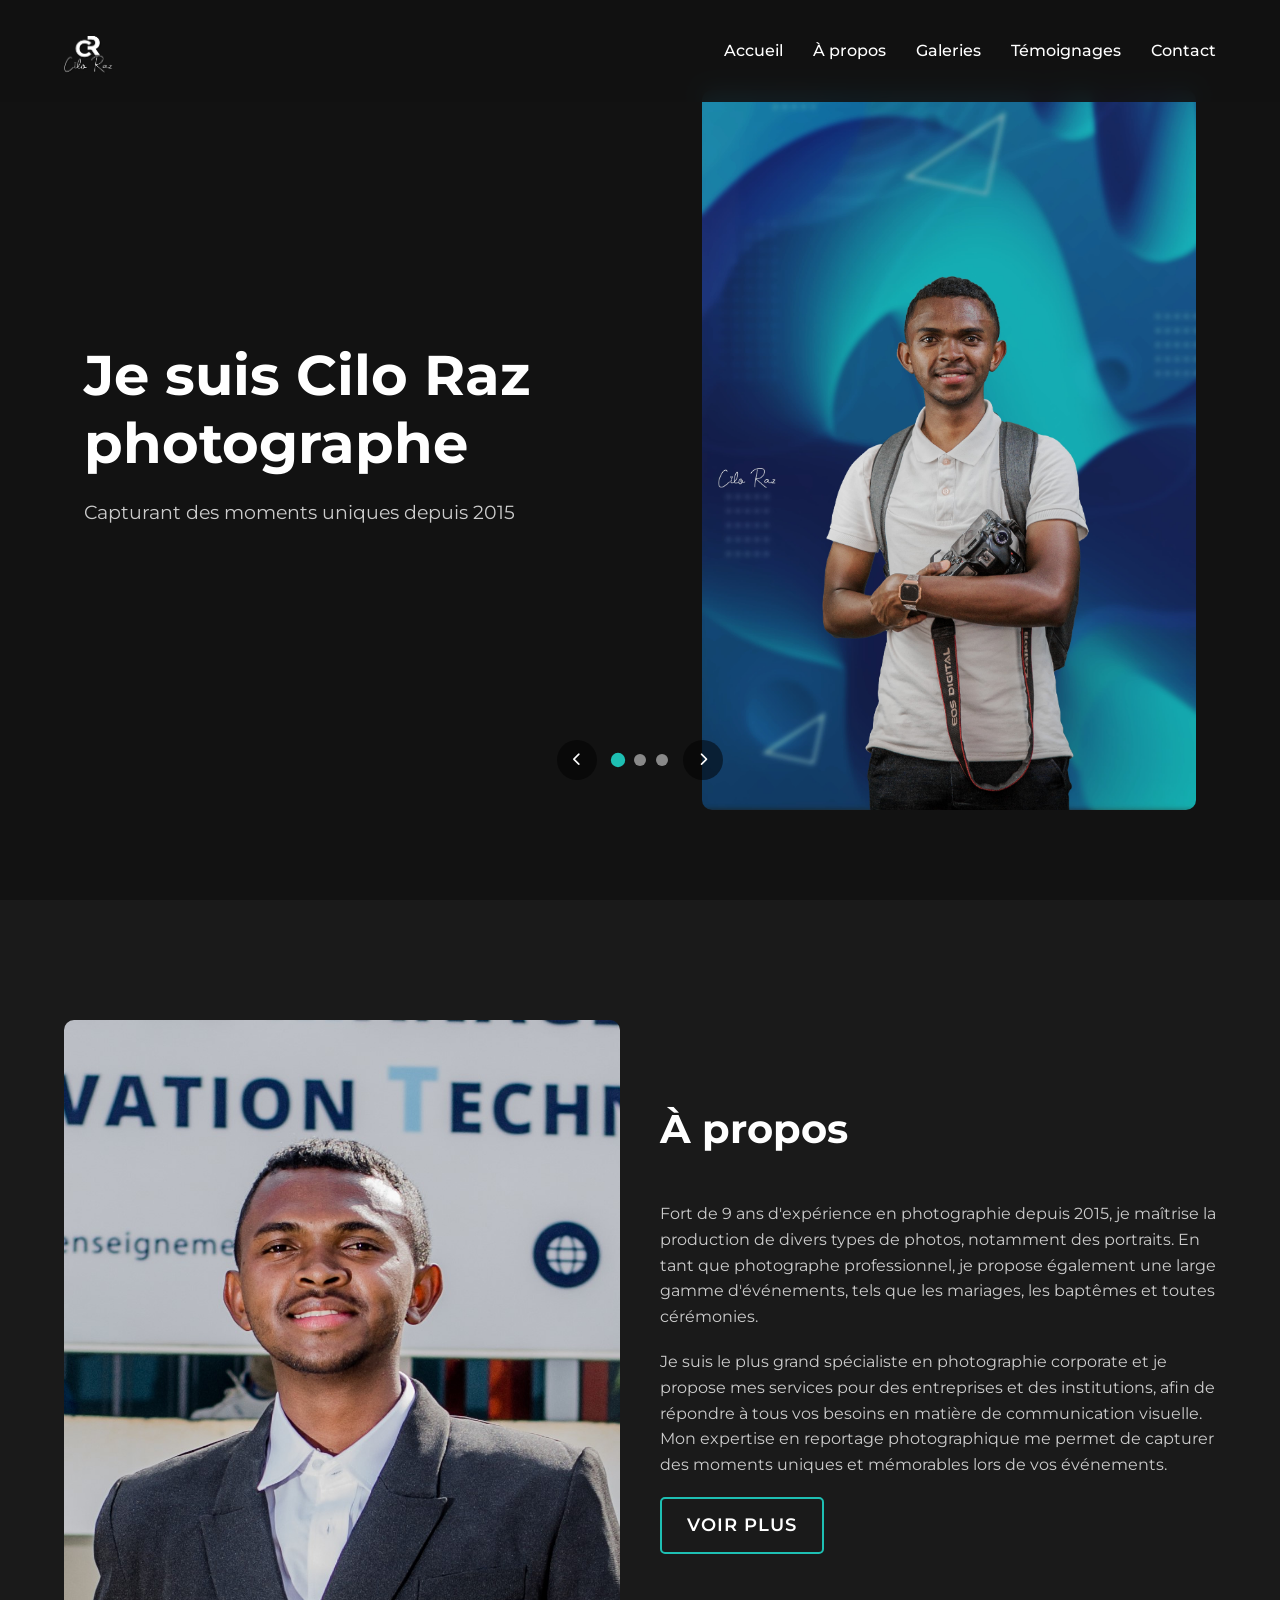
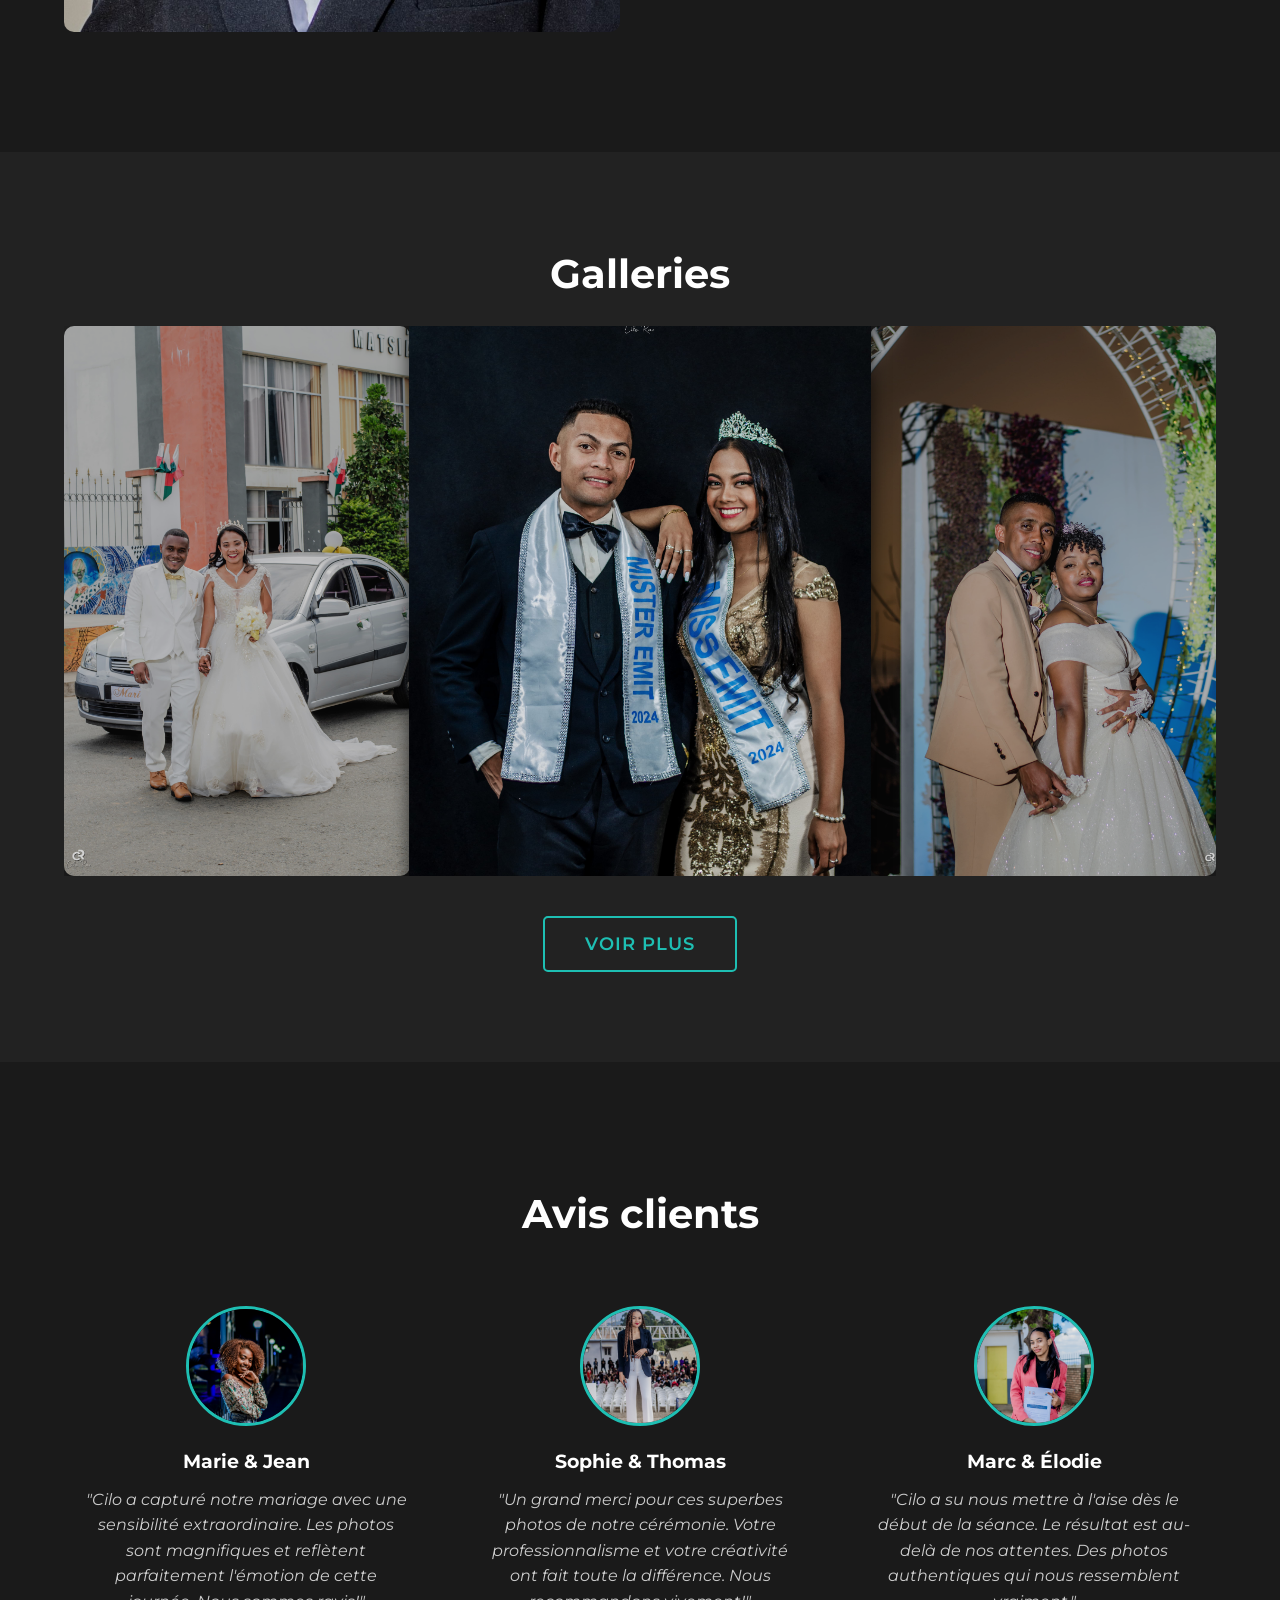
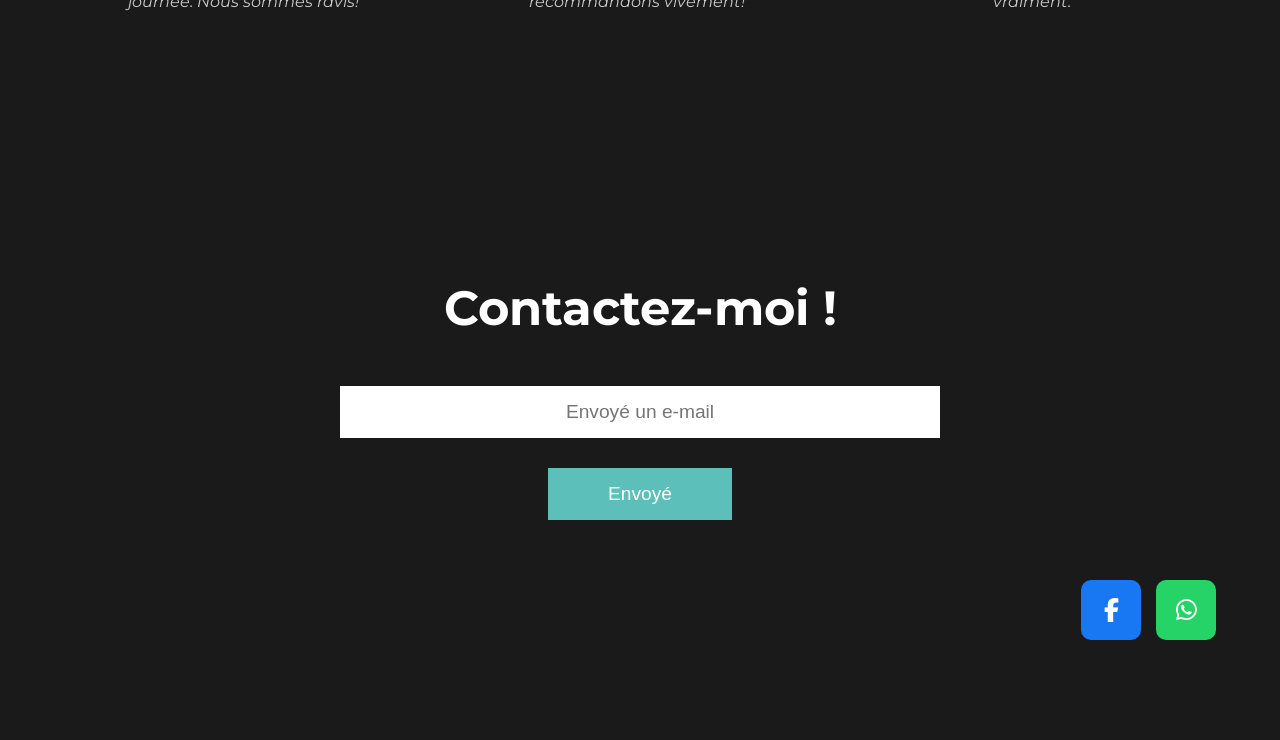
<file: index.html>
<!DOCTYPE html>
<html lang="fr">
<head>
    <meta charset="UTF-8">
    <meta name="viewport" content="width=device-width, initial-scale=1.0">
    <meta name="google-site-verification" content="hV3KEZ1m0E-1LtapTbPZrmTrpFJRwmysZhbjZ8FCpeY" />
    <title>Cilo Raz - Photographe Professionnel</title>

    <!-- On relier le code style css au HTML -->
    <link rel="stylesheet" href="styles.css">

    <!-- Utilisations des icons awesome -->
    <link rel="stylesheet" href="https://cdnjs.cloudflare.com/ajax/libs/font-awesome/6.4.0/css/all.min.css">


</head>
<body>
    <!-- Header -->
    <header>
        <div class="logo">
            <a href="#home">
                <img src="images/logo.png" width="50px">
            </a>
        </div>
        <nav>
            <ul>
                <li><a href="#home">Accueil</a></li>
                <li><a href="#about">À propos</a></li>
                <li><a href="#gallery">Galeries</a></li>
                <li><a href="#testimonials">Témoignages</a></li>
                <li><a href="#contact">Contact</a></li>
            </ul>
        </nav>
        <div class="menu-toggle">
            <i class="fas fa-bars"></i>
        </div>
    </header>

    <!-- Hero Section / Slider -->
    <section id="home" class="hero">
        <div class="slider-container">
            <div class="slider">
                <div class="slide active">
                    <div class="slide-content">
                        <div class="slide-text">
                            <h1>Je suis Cilo Raz<br>photographe</h1>
                            <p>Capturant des moments uniques depuis 2015</p>
                        </div>
                        <div class="slide-image">
                            <img src="images/accueil.jpeg" alt="Photographie de mariage">
                        </div>
                    </div>
                </div>
                <div class="slide">
                    <div class="slide-content">
                        <div class="slide-text">
                            <h1>Photographie<br>d'événements</h1>
                            <p>Mariages, cérémonies et moments spéciaux</p>
                        </div>
                        <div class="slide-image">
                            <img src="images/accueil.jpeg" alt="Photographie d'événement">
                        </div>
                    </div>
                </div>
                <div class="slide">
                    <div class="slide-content">
                        <div class="slide-text">
                            <h1>Portraits<br>professionnels</h1>
                            <p>Pour particuliers et entreprises</p>
                        </div>
                        <div class="slide-image">
                            <img src="images/accueil.jpeg" alt="Portrait professionnel">
                        </div>
                    </div>
                </div>
            </div>
            
            <div class="slider-controls">
                <button class="slider-arrow prev"><i class="fas fa-chevron-left"></i></button>
                <div class="slider-dots">
                    <span class="dot active" data-slide="0"></span>
                    <span class="dot" data-slide="1"></span>
                    <span class="dot" data-slide="2"></span>
                </div>
                <button class="slider-arrow next"><i class="fas fa-chevron-right"></i></button>
            </div>
        </div>
    </section>

    <!-- About Section -->
    <section id="about" class="about">
        <div class="container">
            <div class="about-content">
                <div class="about-image">
                    <img src="images/about.jpeg" alt="Cilo Raz en costume">
                </div>
                <div class="about-text">
                    <h2>À propos</h2>
                    <p>Fort de 9 ans d'expérience en photographie depuis 2015, je maîtrise la production de divers types de photos, notamment des portraits. En tant que photographe professionnel, je propose également une large gamme d'événements, tels que les mariages, les baptêmes et toutes cérémonies.</p>
                    <p>Je suis le plus grand spécialiste en photographie corporate et je propose mes services pour des entreprises et des institutions, afin de répondre à tous vos besoins en matière de communication visuelle. Mon expertise en reportage photographique me permet de capturer des moments uniques et mémorables lors de vos événements.</p>
                    <a href="#gallery" class="btn">Voir plus</a>
                </div>
            </div>
        </div>
    </section>

    <!-- Gallery Section -->
    <section id="gallery" class="gallery">
        <div class="container">
            <h2>Galleries</h2>
            <div class="gallery-grid">
                <div class="gallery-item">
                    <img src="images/gallery_1.jpeg">
                </div>
                <div class="gallery-item tall">
                    <img src="images/gallery_3.jpeg">
                </div>
                <div class="gallery-item">
                    <img src="images/gallery_2.jpeg">
                </div>
            </div>
            <div class="gallery-btn">
                <a href="gallery.html" class="btn">voir plus</a>
            </div>
        </div>
    </section>

    <!-- Testimonials Section -->
    <section id="testimonials" class="testimonials">
        <div class="container">
            <h2>Avis clients</h2>
            <div class="testimonials-grid">
                <div class="testimonial-item">
                    <div class="testimonial-img">
                        <img src="images/t_1.jpeg" alt="Client 1">
                    </div>
                    <div class="testimonial-content">
                        <h3>Marie & Jean</h3>
                        <p>"Cilo a capturé notre mariage avec une sensibilité extraordinaire. Les photos sont magnifiques et reflètent parfaitement l'émotion de cette journée. Nous sommes ravis!"</p>
                    </div>
                </div>
                <div class="testimonial-item">
                    <div class="testimonial-img">
                        <img src="images/t_2.jpeg" alt="Client 2">
                    </div>
                    <div class="testimonial-content">
                        <h3>Sophie & Thomas</h3>
                        <p>"Un grand merci pour ces superbes photos de notre cérémonie. Votre professionnalisme et votre créativité ont fait toute la différence. Nous recommandons vivement!"</p>
                    </div>
                </div>
                <div class="testimonial-item">
                    <div class="testimonial-img">
                        <img src="images/t_3.jpeg" alt="Client 3">
                    </div>
                    <div class="testimonial-content">
                        <h3>Marc & Élodie</h3>
                        <p>"Cilo a su nous mettre à l'aise dès le début de la séance. Le résultat est au-delà de nos attentes. Des photos authentiques qui nous ressemblent vraiment."</p>
                    </div>
                </div>
            </div>
        </div>
    </section>

    <!-- Footer / Contact Section -->
    <footer id="contact" class="footer">
        <div class="container">
            <h2 class="contact-title">Contactez-moi !</h2>
            <div class="contact-form">
                <input type="email" placeholder="Envoyé un e-mail" class="email-input">
                <button type="submit" class="submit-btn">Envoyé</button>
            </div>
            <div class="social-icons">
                <a href="https://www.facebook.com/profile.php?id=100066777286526" class="facebook-icon" target="_blank"><i class="fab fa-facebook-f"></i></a>
                <a href="tel:+261346193822" class="whatsapp-icon" ><i class="fab fa-whatsapp"></i></a>
            </div>
        </div>
    </footer>

    <!-- On relier le code script js au HTML -->
    <script src="script.js"> </script>
</body>
</html>
</file>
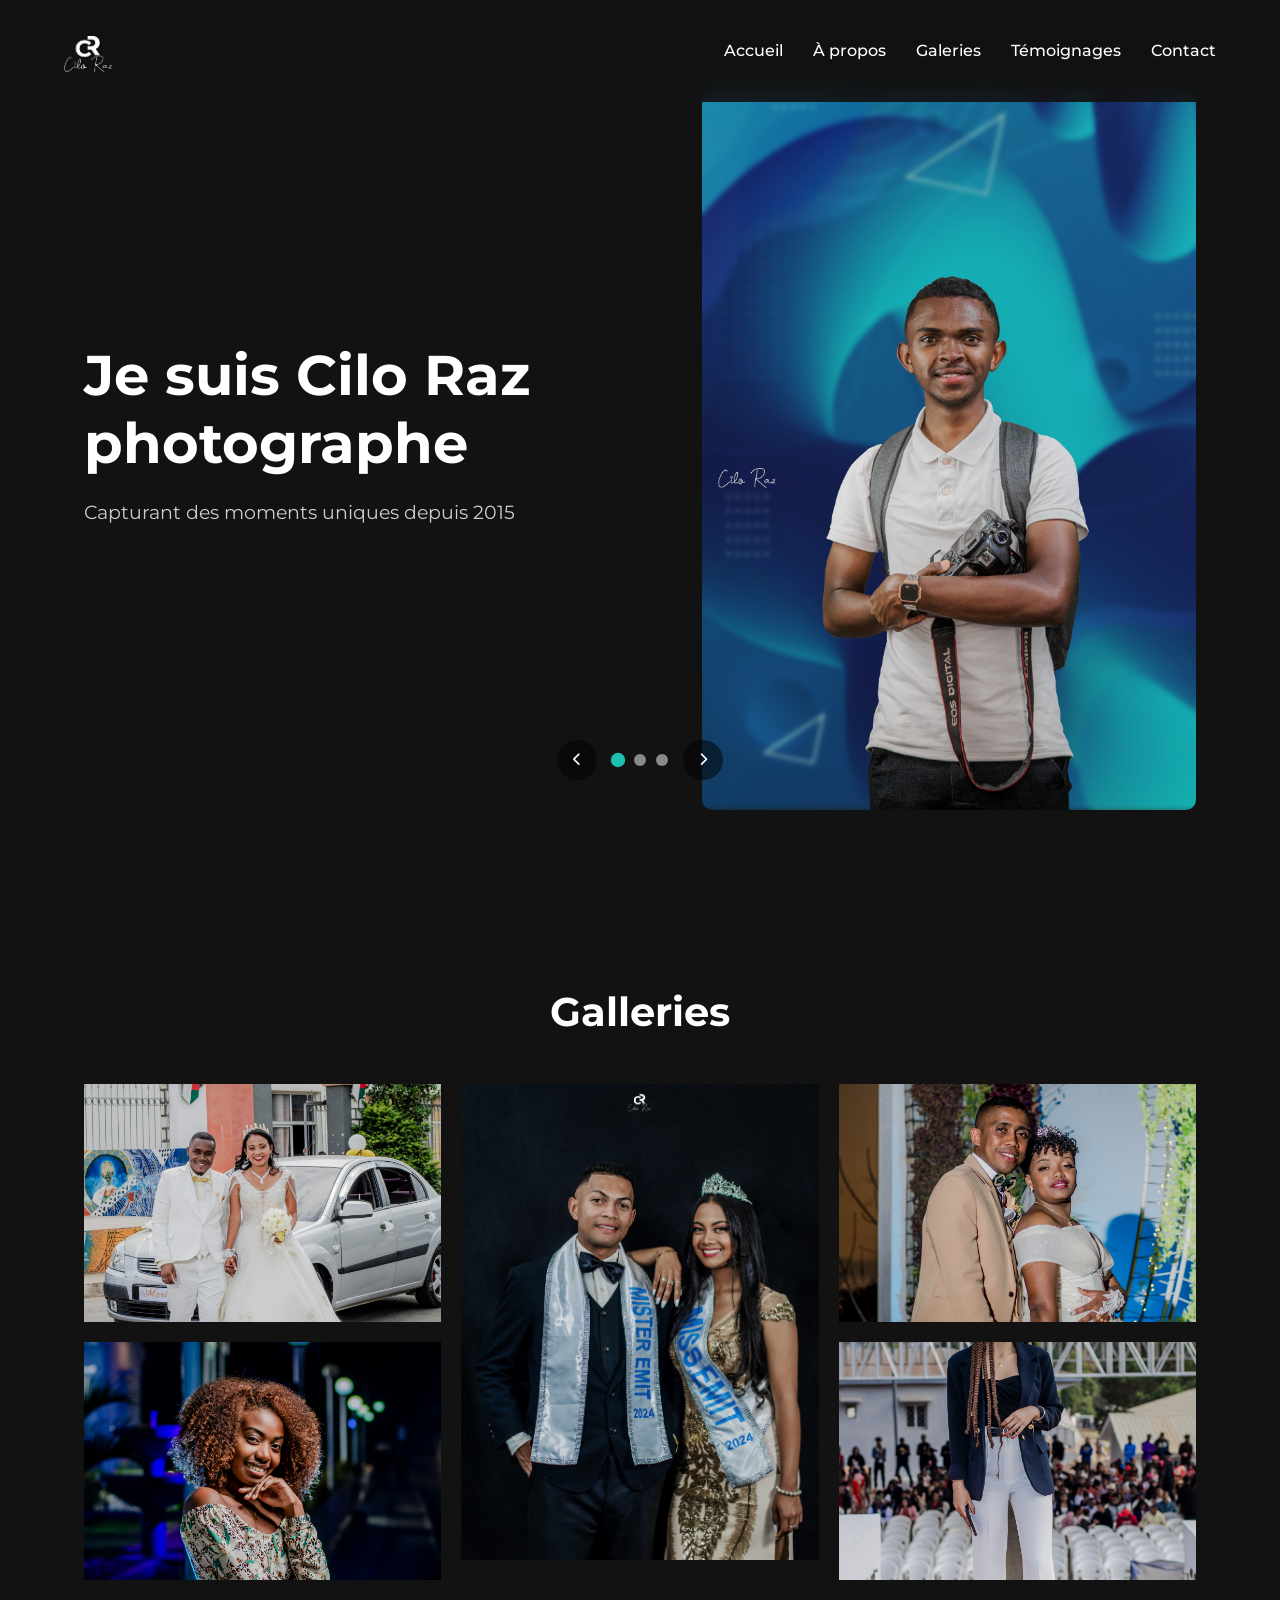
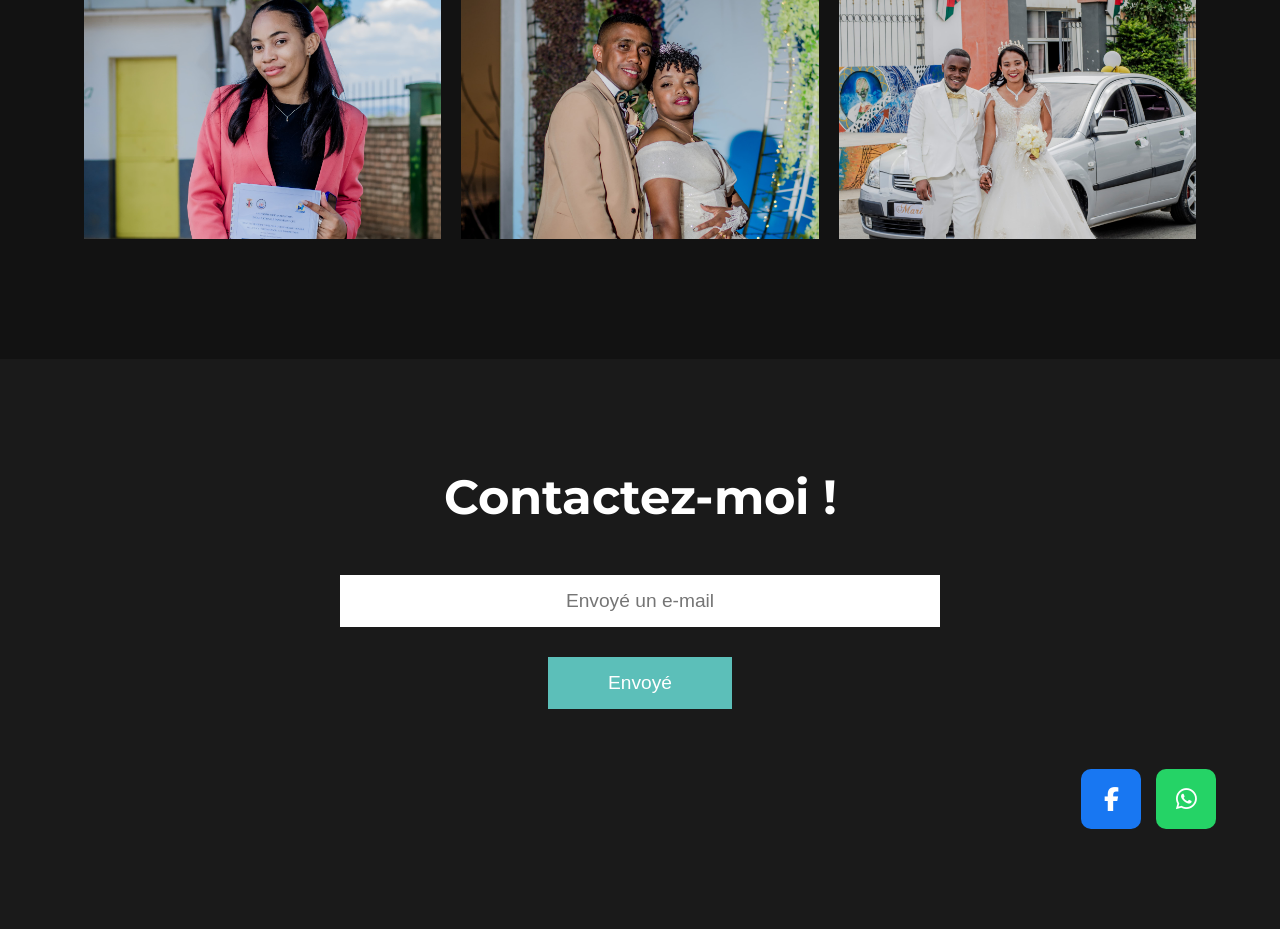
<file: gallery.html>
<!DOCTYPE html>
<html lang="fr">
<head>
    <meta charset="UTF-8">
    <meta name="viewport" content="width=device-width, initial-scale=1.0">
    <title>Cilo Raz - Photographe Professionnel</title>

    <!--  SEO    -->
    <meta name="description" content="Cilo Raz, photographe professionnel spécialisé en portrait, mariage, événementiel et photographie corporate depuis 2015. Basé à [ville/pays], disponible pour tous vos projets photo.">
    <meta name="keywords" content="photographe, portrait, mariage, événementiel, corporate, reportage, photo professionnelle, Cilo Raz, [ville]" />
    <meta name="author" content="Cilo Raz" />

    <!-- Réseaux sociaux (Open Graph / Twitter Card) -->
    <meta property="og:title" content="Cilo Raz | Photographe professionnel" />
    <meta property="og:description" content="Photographe spécialisé en portraits, mariages et corporate. Capturant l’instant depuis 2015." />
    <meta property="og:image" content="https://ciloraz.github.io/images/logo.png" width="50px" />
    <meta property="og:url" content="https://ciloraz.github.io" />

    <!--  Google search console validation    -->
    <meta name="google-site-verification" content="hV3KEZ1m0E-1LtapTbPZrmTrpFJRwmysZhbjZ8FCpeY" />
    <meta name="google-site-verification" content="De3e076884XPS6wzvF7I-sZ7bpCXXsFP_5LQtnACSck" />
    <meta name="google-site-verification" content="De3e076884XPS6wzvF7I-sZ7bpCXXsFP_5LQtnACSck" />
    <link rel="stylesheet" href="gallery.css">
    <link rel="stylesheet"
        href="https://cdnjs.cloudflare.com/ajax/libs/font-awesome/6.4.0/css/all.min.css">
</head>
<body>
    <!-- Header -->
    <header>
        <div class="logo">
            <a href="#home">
                <img src="images/logo.png" width="50px">
            </a>
        </div>
        <nav>
            <ul>
                <li><a href="index.html##home">Accueil</a></li>
                <li><a href="index.html#about">À propos</a></li>
                <li><a href="#gallery">Galeries</a></li>
                <li><a href="index.html#testimonials">Témoignages</a></li>
                <li><a href="#contact">Contact</a></li>
            </ul>
        </nav>
        <div class="menu-toggle">
            <i class="fas fa-bars"></i>
        </div>
    </header>

    <!-- Hero Section / Slider -->
    <section id="home" class="hero">
        <div class="slider-container">
            <div class="slider">
                <div class="slide active">
                    <div class="slide-content">
                        <div class="slide-text">
                            <h1>Je suis Cilo Raz<br>photographe</h1>
                            <p>Capturant des moments uniques depuis 2015</p>
                        </div>
                        <div class="slide-image">
                            <img src="images/accueil.jpeg" alt="Photographie de mariage">
                        </div>
                    </div>
                </div>
                <div class="slide">
                    <div class="slide-content">
                        <div class="slide-text">
                            <h1>Photographie<br>d'événements</h1>
                            <p>Mariages, cérémonies et moments spéciaux</p>
                        </div>
                        <div class="slide-image">
                            <img src="images/accueil.jpeg" alt="Photographie d'événement">
                        </div>
                    </div>
                </div>
                <div class="slide">
                    <div class="slide-content">
                        <div class="slide-text">
                            <h1>Portraits<br>professionnels</h1>
                            <p>Pour particuliers et entreprises</p>
                        </div>
                        <div class="slide-image">
                            <img src="images/accueil.jpeg" alt="Portrait professionnel">
                        </div>
                    </div>
                </div>
            </div>
            
            <div class="slider-controls">
                <button class="slider-arrow prev"><i class="fas fa-chevron-left"></i></button>
                <div class="slider-dots">
                    <span class="dot active" data-slide="0"></span>
                    <span class="dot" data-slide="1"></span>
                    <span class="dot" data-slide="2"></span>
                </div>
                <button class="slider-arrow next"><i class="fas fa-chevron-right"></i></button>
            </div>
        </div>
    </section>
    
    <!-- Gallery Section -->
    <section id="gallery" class="gallery">
        <div class="container">
            <h2>Galleries</h2>
            <div class="gallery-grid">
                <div class="gallery-item">
                    <img src="images/gallery_1.jpeg">
                </div>
                <div class="gallery-item tall">
                    <img src="images/gallery_3.jpeg">
                </div>
                <div class="gallery-item">
                    <img src="images/gallery_2.jpeg">
                </div>
                <div class="gallery-item">
                    <img src="images/t_1.jpeg">
                </div>
                <div class="gallery-item">
                    <img src="images/t_2.jpeg">
                </div>
                <div class="gallery-item">
                    <img src="images/t_3.jpeg">
                </div>
                <div class="gallery-item">
                    <img src="images/gallery_2.jpeg">
                </div>
                <div class="gallery-item">
                    <img src="images/gallery_1.jpeg">
                </div>
            </div>
        </div>
    </section>
 
    <!-- Footer / Contact Section -->
    <footer id="contact" class="footer">
        <div class="container">
            <h2 class="contact-title">Contactez-moi !</h2>
            <div class="contact-form">
                <input type="email" placeholder="Envoyé un e-mail" class="email-input">
                <button type="submit" class="submit-btn">Envoyé</button>
            </div>
            <div class="social-icons">
                <a href="https://www.facebook.com/profile.php?id=100066777286526" class="facebook-icon" target="_blank"><i class="fab fa-facebook-f"></i></a>
                <a href="tel:+261346193822" class="whatsapp-icon" target="_blank"><i class="fab fa-whatsapp"></i></a>
            </div>
        </div>
    </footer>


    <script src="script.js"></script>
</body>
</html>
</file>
<file: styles.css>
/* Importation du font css (theme) */
@import url("https://fonts.googleapis.com/css2?family=Montserrat:wght@300;400;500;600;700&display=swap");

* {
    margin: 0;
    padding: 0;
    box-sizing: border-box;
}

html {
    scroll-behavior: smooth;
}

body {
    font-family: "Montserrat", sans-serif;
    background-color: #1a1a1a;
    color: #ffffff;
    line-height: 1.6;
}

.container {
    width: 90%;
    max-width: 1200px;
    margin: 0 auto;
    padding: 40px 0;
}

h1,
h2,
h3,
h4 {
    margin-bottom: 20px;
    font-weight: 700;
}

h2 {
    font-size: 2.5rem;
    text-align: center;
    margin-bottom: 40px;
}

p {
    margin-bottom: 15px;
}

a {
    text-decoration: none;
    color: #ffffff;
    transition: all 0.3s ease;
}

ul {
    list-style: none;
}

img {
    max-width: 100%;
    height: auto;
    display: block;
}

.btn {
    display: inline-block;
    background-color: #1ebfb3;
    color: #ffffff;
    padding: 12px 30px;
    border-radius: 4px;
    text-transform: uppercase;
    font-weight: 600;
    letter-spacing: 1px;
    transition: all 0.3s ease;
}

.btn:hover {
    background-color: #19a59a;
    transform: translateY(-2px);
}

section {
    padding: 80px 0;
}

/* Header Styles */
header {
    position: fixed;
    top: 0;
    left: 0;
    width: 100%;
    padding: 20px 5%;
    display: flex;
    justify-content: space-between;
    align-items: center;
    background-color: rgba(18, 18, 18, 0.9);
    z-index: 1000;
    backdrop-filter: blur(10px);
}

.logo a {
    display: flex;
    align-items: center;
}

.logo-icon {
    display: flex;
    align-items: center;
    justify-content: center;
    width: 40px;
    height: 40px;
    background-color: #1ebfb3;
    border-radius: 50%;
    font-weight: 700;
    margin-right: 10px;
}

.logo-text {
    font-size: 1.5rem;
    font-weight: 700;
}

nav ul {
    display: flex;
}

nav ul li {
    margin-left: 30px;
}

nav ul li a {
    font-weight: 500;
    position: relative;
}

nav ul li a::after {
    content: "";
    position: absolute;
    bottom: -5px;
    left: 0;
    width: 0;
    height: 2px;
    background-color: #1ebfb3;
    transition: all 0.3s ease;
}

nav ul li a:hover::after {
    width: 100%;
}

.menu-toggle {
    display: none;
    font-size: 1.5rem;
    cursor: pointer;
}

/* Hero Section / Slider */
.hero {
    height: 100vh;
    background-color: #121212;
    padding-top: 80px;
    overflow: hidden;
    position: relative;
}

.slider-container {
    width: 100%;
    height: 100%;
    position: relative;
}

.slider {
    width: 100%;
    height: 100%;
    position: relative;
}

.slide {
    position: absolute;
    top: 0;
    left: 0;
    width: 100%;
    height: 100%;
    opacity: 0;
    transition: opacity 1s ease;
    z-index: 1;
}

.slide.active {
    opacity: 1;
    z-index: 2;
}

.slide-content {
    display: flex;
    align-items: center;
    justify-content: space-between;
    height: 100%;
    width: 90%;
    max-width: 1400px;
    margin: 0 auto;
    padding: 0 20px;
}

.slide-text {
    flex: 1;
    padding-right: 40px;
    z-index: 3;
}

.slide-text h1 {
    font-size: 3.5rem;
    line-height: 1.2;
    margin-bottom: 20px;
    animation: fadeInUp 1s ease forwards;
}

.slide-text p {
    font-size: 1.2rem;
    color: #cccccc;
    margin-bottom: 30px;
    animation: fadeInUp 1.2s ease forwards;
}

.slide-image {
    flex: 1;
    height: 100%;
    display: flex;
    align-items: center;
    justify-content: flex-end;
}

.slide-image img {
    max-width: 100%;
    max-height: 80vh;
    object-fit: cover;
    border-radius: 10px;
    animation: fadeIn 1s ease forwards;
}

/* Slider Controls */
.slider-controls {
    position: absolute;
    bottom: 40px;
    left: 0;
    width: 100%;
    display: flex;
    justify-content: center;
    align-items: center;
    z-index: 10;
}

.slider-arrow {
    background-color: rgba(0, 0, 0, 0.5);
    color: white;
    border: none;
    width: 40px;
    height: 40px;
    border-radius: 50%;
    display: flex;
    align-items: center;
    justify-content: center;
    cursor: pointer;
    transition: background-color 0.3s ease;
    margin: 0 15px;
}

.slider-arrow:hover {
    background-color: #1ebfb3;
}

.slider-dots {
    display: flex;
    gap: 10px;
}

.dot {
    width: 12px;
    height: 12px;
    border-radius: 50%;
    background-color: rgba(255, 255, 255, 0.5);
    cursor: pointer;
    transition: background-color 0.3s ease, transform 0.3s ease;
}

.dot.active {
    background-color: #1ebfb3;
    transform: scale(1.2);
}

/* Animations */
@keyframes fadeIn {
    from {
        opacity: 0;
    }

    to {
        opacity: 1;
    }
}

@keyframes fadeInUp {
    from {
        opacity: 0;
        transform: translateY(30px);
    }

    to {
        opacity: 1;
        transform: translateY(0);
    }
}

/* About Section */
.about {
    background-color: #1a1a1a;
}

.about-content {
    display: flex;
    align-items: center;
    gap: 40px;
}

.about-image {
    flex: 1;
}

.about-image img {
    border-radius: 10px;
    object-fit: cover;
}

.about-text {
    flex: 1;
}

.about-text h2 {
    text-align: left;
}

.about-text p {
    margin-bottom: 20px;
    color: #cccccc;
}

/* Gallery Section */
.gallery {
    text-align: center;
    background-color: #222; /* Fond foncé pour un effet premium */
    padding: 50px 0;
}

.gallery h2 {
    color: #fff;
    margin-bottom: 20px;
}

/* Disposition en flex avec chevauchement */
.gallery-grid {
    display: flex;
    justify-content: center;
    align-items: center;
    gap: 20px;
    position: relative;
    overflow: hidden;
}

.gallery-item {
    position: relative;
    transition: transform 0.3s ease-in-out;
    max-width: 400px; /* Augmente la taille des images */
}

.gallery-item img {
    width: 100%;
    height: 550px; /* Augmente la hauteur pour mieux remplir l'espace */
    object-fit: cover;
    border-radius: 10px;
    box-shadow: 0px 8px 16px rgba(0, 0, 0, 0.7);
}

/* Effet de mise en avant avec chevauchement */
.gallery-item:nth-child(2) {
    max-width: 500px; /* Image centrale plus grande */
    z-index: 2;
    transform: scale(1.1);
}

.gallery-item:nth-child(1),
.gallery-item:nth-child(3) {
    transform: scale(1);
    opacity: 0.8;
    z-index: 1;
}

.gallery-item:hover {
    transform: scale(1.2);
    z-index: 3;
    opacity: 1;
}

/* Effet sur le bouton */
.gallery-btn {
    margin-top: 30px;
}

.btn {
    background-color: transparent;
    border: 2px solid #1ebfb3;
    color: white;
    padding: 12px 25px;
    font-size: 18px;
    border-radius: 5px;
    text-decoration: none;
    transition: background 0.3s, transform 0.3s;
}

.btn:hover {
    background-color: #1ebfb3;
    transform: scale(1.1);
}


/* Gallery Button Styles */
.gallery-btn {
    text-align: center;
    margin-top: 40px;
}

.gallery-btn .btn {
    background-color: transparent;
    border: 2px solid #1ebfb3;
    color: #1ebfb3;
    font-size: 1.1rem;
    padding: 12px 40px;
}

.gallery-btn .btn:hover {
    background-color: #1ebfb3;
    color: white;
}

/* Testimonials Section */
.testimonials {
    background-color: #1a1a1a;
}

.testimonials-grid {
    display: grid;
    grid-template-columns: repeat(3, 1fr);
    gap: 30px;
}

.testimonial-item {
    text-align: center;
    padding: 20px;
}

.testimonial-img {
    width: 120px;
    height: 120px;
    margin: 0 auto 20px;
    border-radius: 50%;
    overflow: hidden;
    border: 3px solid #1ebfb3;
}

.testimonial-img img {
    width: 100%;
    height: 100%;
    object-fit: cover;
}

.testimonial-content h3 {
    font-size: 1.2rem;
    margin-bottom: 10px;
}

.testimonial-content p {
    color: #cccccc;
    font-style: italic;
}

/* Footer / Contact Section */
.footer {
    background-color: #1a1a1a;
    padding: 60px 0;
    text-align: center;
}

.contact-title {
    font-size: 3rem;
    margin-bottom: 40px;
    text-align: center;
}

.contact-form {
    display: flex;
    flex-direction: column;
    align-items: center;
    max-width: 600px;
    margin: 0 auto;
}

.email-input {
    width: 100%;
    padding: 15px 20px;
    font-size: 1.2rem;
    background-color: white;
    color: #333;
    border: none;
    margin-bottom: 30px;
    text-align: center;
}

.submit-btn {
    background-color: #5cbfb9;
    color: white;
    border: none;
    padding: 15px 60px;
    font-size: 1.2rem;
    cursor: pointer;
    transition: background-color 0.3s ease;
}

.submit-btn:hover {
    background-color: #4aa8a3;
}

.social-icons {
    display: flex;
    justify-content: flex-end;
    margin-top: 60px;
    gap: 15px;
}

.social-icons a {
    display: flex;
    align-items: center;
    justify-content: center;
    width: 60px;
    height: 60px;
    border-radius: 10px;
    font-size: 1.5rem;
    transition: transform 0.3s ease;
}

.social-icons a:hover {
    transform: translateY(-5px);
}

.facebook-icon {
    background-color: #1877f2;
}

.whatsapp-icon {
    background-color: #25d366;
}

/* Responsive Styles */
@media (max-width: 992px) {
    .hero-text h1 {
        font-size: 2.8rem;
    }

    .about-content,
    .hero-content {
        flex-direction: column;
    }

    .about-text,
    .hero-text {
        text-align: center;
        padding-right: 0;
    }

    .about-text h2 {
        text-align: center;
    }

    .gallery-grid,
    .testimonials-grid,
    .footer-content {
        grid-template-columns: repeat(2, 1fr);
    }

    /* Responsive Slider */
    .slide-content {
        flex-direction: column;
        justify-content: center;
        text-align: center;
        padding-top: 80px;
        padding-bottom: 80px;
    }

    .slide-text {
        padding-right: 0;
        margin-bottom: 30px;
        width: 100%;
    }

    .slide-text h1 {
        font-size: 2.8rem;
    }

    .slide-image {
        justify-content: center;
        width: 100%;
        max-height: 50vh;
    }

    .slide-image img {
        max-height: 50vh;
    }
}

@media (max-width: 768px) {
    header {
        padding: 15px 5%;
    }

    .menu-toggle {
        display: block;
    }

    nav ul {
        position: absolute;
        top: 80px;
        left: 0;
        width: 100%;
        flex-direction: column;
        background-color: #121212;
        text-align: center;
        transform: translateY(-100%);
        opacity: 0;
        visibility: hidden;
        transition: all 0.3s ease;
        padding: 20px 0;
    }

    nav ul.active {
        transform: translateY(0);
        opacity: 1;
        visibility: visible;
    }

    nav ul li {
        margin: 15px 0;
    }

    .hero {
        height: auto;
        min-height: 100vh;
        padding: 120px 0 60px;
    }

    .slider-container,
    .slider,
    .slide {
        height: auto;
        min-height: 100vh;
    }

    .slide-content {
        padding-top: 100px;
        padding-bottom: 100px;
        min-height: 100vh;
    }

    .slide-text h1 {
        font-size: 2.2rem;
    }

    .slide-text p {
        font-size: 1rem;
    }

    .slider-controls {
        bottom: 20px;
    }

    .slider-arrow {
        width: 35px;
        height: 35px;
        margin: 0 10px;
    }

    .gallery-grid,
    .testimonials-grid,
    .footer-content {
        grid-template-columns: 1fr;
    }

    section {
        padding: 60px 0;
    }

    .contact-title {
        font-size: 2.5rem;
    }

    .social-icons {
        justify-content: center;
    }
}

@media (max-width: 480px) {
    .hero-text h1 {
        font-size: 1.8rem;
    }

    .slide-content {
        padding-top: 80px;
        padding-bottom: 80px;
    }

    .slide-text h1 {
        font-size: 1.8rem;
    }

    .slide-image {
        max-height: 40vh;
    }

    .slide-image img {
        max-height: 40vh;
    }

    .dot {
        width: 10px;
        height: 10px;
    }

    h2 {
        font-size: 1.8rem;
    }

    .btn {
        padding: 10px 20px;
        font-size: 0.9rem;
    }

    .contact-title {
        font-size: 2rem;
    }

    .email-input,
    .submit-btn {
        font-size: 1rem;
        padding: 12px;
    }

    .submit-btn {
        padding: 12px 40px;
    }

    .social-icons a {
        width: 50px;
        height: 50px;
    }
}
</file>
<file: gallery.css>
/* Importation du font css (theme) */
@import url("https://fonts.googleapis.com/css2?family=Montserrat:wght@300;400;500;600;700&display=swap");

* {
    margin: 0;
    padding: 0;
    box-sizing: border-box;
}

html {
    scroll-behavior: smooth;
}

body {
    font-family: "Montserrat", sans-serif;
    background-color: #1a1a1a;
    color: #ffffff;
    line-height: 1.6;
}

.container {
    width: 90%;
    max-width: 1200px;
    margin: 0 auto;
    padding: 40px 0;
}

h1,
h2,
h3,
h4 {
    margin-bottom: 20px;
    font-weight: 700;
}

h2 {
    font-size: 2.5rem;
    text-align: center;
    margin-bottom: 40px;
}

p {
    margin-bottom: 15px;
}

a {
    text-decoration: none;
    color: #ffffff;
    transition: all 0.3s ease;
}

ul {
    list-style: none;
}

img {
    max-width: 100%;
    height: auto;
    display: block;
}

.btn {
    display: inline-block;
    background-color: #1ebfb3;
    color: #ffffff;
    padding: 12px 30px;
    border-radius: 4px;
    text-transform: uppercase;
    font-weight: 600;
    letter-spacing: 1px;
    transition: all 0.3s ease;
}

.btn:hover {
    background-color: #19a59a;
    transform: translateY(-2px);
}

section {
    padding: 80px 0;
}

/* Header Styles */
header {
    position: fixed;
    top: 0;
    left: 0;
    width: 100%;
    padding: 20px 5%;
    display: flex;
    justify-content: space-between;
    align-items: center;
    background-color: rgba(18, 18, 18, 0.9);
    z-index: 1000;
    backdrop-filter: blur(10px);
}

.logo a {
    display: flex;
    align-items: center;
}

.logo-icon {
    display: flex;
    align-items: center;
    justify-content: center;
    width: 40px;
    height: 40px;
    background-color: #1ebfb3;
    border-radius: 50%;
    font-weight: 700;
    margin-right: 10px;
}

.logo-text {
    font-size: 1.5rem;
    font-weight: 700;
}

nav ul {
    display: flex;
}

nav ul li {
    margin-left: 30px;
}

nav ul li a {
    font-weight: 500;
    position: relative;
}

nav ul li a::after {
    content: "";
    position: absolute;
    bottom: -5px;
    left: 0;
    width: 0;
    height: 2px;
    background-color: #1ebfb3;
    transition: all 0.3s ease;
}

nav ul li a:hover::after {
    width: 100%;
}

.menu-toggle {
    display: none;
    font-size: 1.5rem;
    cursor: pointer;
}

/* Hero Section / Slider */
.hero {
    height: 100vh;
    background-color: #121212;
    padding-top: 80px;
    overflow: hidden;
    position: relative;
}

.slider-container {
    width: 100%;
    height: 100%;
    position: relative;
}

.slider {
    width: 100%;
    height: 100%;
    position: relative;
}

.slide {
    position: absolute;
    top: 0;
    left: 0;
    width: 100%;
    height: 100%;
    opacity: 0;
    transition: opacity 1s ease;
    z-index: 1;
}

.slide.active {
    opacity: 1;
    z-index: 2;
}

.slide-content {
    display: flex;
    align-items: center;
    justify-content: space-between;
    height: 100%;
    width: 90%;
    max-width: 1400px;
    margin: 0 auto;
    padding: 0 20px;
}

.slide-text {
    flex: 1;
    padding-right: 40px;
    z-index: 3;
}

.slide-text h1 {
    font-size: 3.5rem;
    line-height: 1.2;
    margin-bottom: 20px;
    animation: fadeInUp 1s ease forwards;
}

.slide-text p {
    font-size: 1.2rem;
    color: #cccccc;
    margin-bottom: 30px;
    animation: fadeInUp 1.2s ease forwards;
}

.slide-image {
    flex: 1;
    height: 100%;
    display: flex;
    align-items: center;
    justify-content: flex-end;
}

.slide-image img {
    max-width: 100%;
    max-height: 80vh;
    object-fit: cover;
    border-radius: 10px;
    animation: fadeIn 1s ease forwards;
}

/* Slider Controls */
.slider-controls {
    position: absolute;
    bottom: 40px;
    left: 0;
    width: 100%;
    display: flex;
    justify-content: center;
    align-items: center;
    z-index: 10;
}

.slider-arrow {
    background-color: rgba(0, 0, 0, 0.5);
    color: white;
    border: none;
    width: 40px;
    height: 40px;
    border-radius: 50%;
    display: flex;
    align-items: center;
    justify-content: center;
    cursor: pointer;
    transition: background-color 0.3s ease;
    margin: 0 15px;
}

.slider-arrow:hover {
    background-color: #1ebfb3;
}

.slider-dots {
    display: flex;
    gap: 10px;
}

.dot {
    width: 12px;
    height: 12px;
    border-radius: 50%;
    background-color: rgba(255, 255, 255, 0.5);
    cursor: pointer;
    transition: background-color 0.3s ease, transform 0.3s ease;
}

.dot.active {
    background-color: #1ebfb3;
    transform: scale(1.2);
}

/* Animations */
@keyframes fadeIn {
    from {
        opacity: 0;
    }

    to {
        opacity: 1;
    }
}

@keyframes fadeInUp {
    from {
        opacity: 0;
        transform: translateY(30px);
    }

    to {
        opacity: 1;
        transform: translateY(0);
    }
}

/* About Section */
.about {
    background-color: #1a1a1a;
}

.about-content {
    display: flex;
    align-items: center;
    gap: 40px;
}

.about-image {
    flex: 1;
}

.about-image img {
    border-radius: 10px;
    object-fit: cover;
}

.about-text {
    flex: 1;
}

.about-text h2 {
    text-align: left;
}

.about-text p {
    margin-bottom: 20px;
    color: #cccccc;
}

/* Gallery Section */
.gallery {
    background-color: #121212;
    padding: 80px 0;
}

.gallery .container {
    max-width: 1400px;
    margin: 0 auto;
    padding: 0 20px;
}

.gallery-grid {
    display: grid;
    grid-template-columns: repeat(3, 1fr);
    gap: 20px;
    margin-bottom: 40px;
}

.gallery-item {
    position: relative;
    overflow: hidden;
    background-color: #e0e0e0;
    aspect-ratio: 750 / 500;
}

.gallery-item.tall {
    aspect-ratio: 750 / 1000;
    grid-row: span 2;
}

.gallery-item img {
    width: 100%;
    height: 100%;
    object-fit: cover;
    transition: transform 0.3s ease;
}

.gallery-item:hover img {
    transform: scale(1.05);
}

/* Gallery Button Styles */
.gallery-btn {
    text-align: center;
    margin-top: 40px;
}

.gallery-btn .btn {
    background-color: transparent;
    border: 2px solid #1ebfb3;
    color: #1ebfb3;
    font-size: 1.1rem;
    padding: 12px 40px;
}

.gallery-btn .btn:hover {
    background-color: #1ebfb3;
    color: white;
}

/* Testimonials Section */
.testimonials {
    background-color: #1a1a1a;
}

.testimonials-grid {
    display: grid;
    grid-template-columns: repeat(3, 1fr);
    gap: 30px;
}

.testimonial-item {
    text-align: center;
    padding: 20px;
}

.testimonial-img {
    width: 120px;
    height: 120px;
    margin: 0 auto 20px;
    border-radius: 50%;
    overflow: hidden;
    border: 3px solid #1ebfb3;
}

.testimonial-img img {
    width: 100%;
    height: 100%;
    object-fit: cover;
}

.testimonial-content h3 {
    font-size: 1.2rem;
    margin-bottom: 10px;
}

.testimonial-content p {
    color: #cccccc;
    font-style: italic;
}

/* Footer / Contact Section */
.footer {
    background-color: #1a1a1a;
    padding: 60px 0;
    text-align: center;
}

.contact-title {
    font-size: 3rem;
    margin-bottom: 40px;
    text-align: center;
}

.contact-form {
    display: flex;
    flex-direction: column;
    align-items: center;
    max-width: 600px;
    margin: 0 auto;
}

.email-input {
    width: 100%;
    padding: 15px 20px;
    font-size: 1.2rem;
    background-color: white;
    color: #333;
    border: none;
    margin-bottom: 30px;
    text-align: center;
}

.submit-btn {
    background-color: #5cbfb9;
    color: white;
    border: none;
    padding: 15px 60px;
    font-size: 1.2rem;
    cursor: pointer;
    transition: background-color 0.3s ease;
}

.submit-btn:hover {
    background-color: #4aa8a3;
}

.social-icons {
    display: flex;
    justify-content: flex-end;
    margin-top: 60px;
    gap: 15px;
}

.social-icons a {
    display: flex;
    align-items: center;
    justify-content: center;
    width: 60px;
    height: 60px;
    border-radius: 10px;
    font-size: 1.5rem;
    transition: transform 0.3s ease;
}

.social-icons a:hover {
    transform: translateY(-5px);
}

.facebook-icon {
    background-color: #1877f2;
}

.whatsapp-icon {
    background-color: #25d366;
}

/* Responsive Styles */
@media (max-width: 992px) {
    .hero-text h1 {
        font-size: 2.8rem;
    }

    .about-content,
    .hero-content {
        flex-direction: column;
    }

    .about-text,
    .hero-text {
        text-align: center;
        padding-right: 0;
    }

    .about-text h2 {
        text-align: center;
    }

    .gallery-grid,
    .testimonials-grid,
    .footer-content {
        grid-template-columns: repeat(2, 1fr);
    }

    /* Responsive Slider */
    .slide-content {
        flex-direction: column;
        justify-content: center;
        text-align: center;
        padding-top: 80px;
        padding-bottom: 80px;
    }

    .slide-text {
        padding-right: 0;
        margin-bottom: 30px;
        width: 100%;
    }

    .slide-text h1 {
        font-size: 2.8rem;
    }

    .slide-image {
        justify-content: center;
        width: 100%;
        max-height: 50vh;
    }

    .slide-image img {
        max-height: 50vh;
    }
}

@media (max-width: 768px) {
    header {
        padding: 15px 5%;
    }

    .menu-toggle {
        display: block;
    }

    nav ul {
        position: absolute;
        top: 80px;
        left: 0;
        width: 100%;
        flex-direction: column;
        background-color: #121212;
        text-align: center;
        transform: translateY(-100%);
        opacity: 0;
        visibility: hidden;
        transition: all 0.3s ease;
        padding: 20px 0;
    }

    nav ul.active {
        transform: translateY(0);
        opacity: 1;
        visibility: visible;
    }

    nav ul li {
        margin: 15px 0;
    }

    .hero {
        height: auto;
        min-height: 100vh;
        padding: 120px 0 60px;
    }

    .slider-container,
    .slider,
    .slide {
        height: auto;
        min-height: 100vh;
    }

    .slide-content {
        padding-top: 100px;
        padding-bottom: 100px;
        min-height: 100vh;
    }

    .slide-text h1 {
        font-size: 2.2rem;
    }

    .slide-text p {
        font-size: 1rem;
    }

    .slider-controls {
        bottom: 20px;
    }

    .slider-arrow {
        width: 35px;
        height: 35px;
        margin: 0 10px;
    }

    .gallery-grid,
    .testimonials-grid,
    .footer-content {
        grid-template-columns: 1fr;
    }

    section {
        padding: 60px 0;
    }

    .contact-title {
        font-size: 2.5rem;
    }

    .social-icons {
        justify-content: center;
    }
}

@media (max-width: 480px) {
    .hero-text h1 {
        font-size: 1.8rem;
    }

    .slide-content {
        padding-top: 80px;
        padding-bottom: 80px;
    }

    .slide-text h1 {
        font-size: 1.8rem;
    }

    .slide-image {
        max-height: 40vh;
    }

    .slide-image img {
        max-height: 40vh;
    }

    .dot {
        width: 10px;
        height: 10px;
    }

    h2 {
        font-size: 1.8rem;
    }

    .btn {
        padding: 10px 20px;
        font-size: 0.9rem;
    }

    .contact-title {
        font-size: 2rem;
    }

    .email-input,
    .submit-btn {
        font-size: 1rem;
        padding: 12px;
    }

    .submit-btn {
        padding: 12px 40px;
    }

    .social-icons a {
        width: 50px;
        height: 50px;
    }
}
</file>
